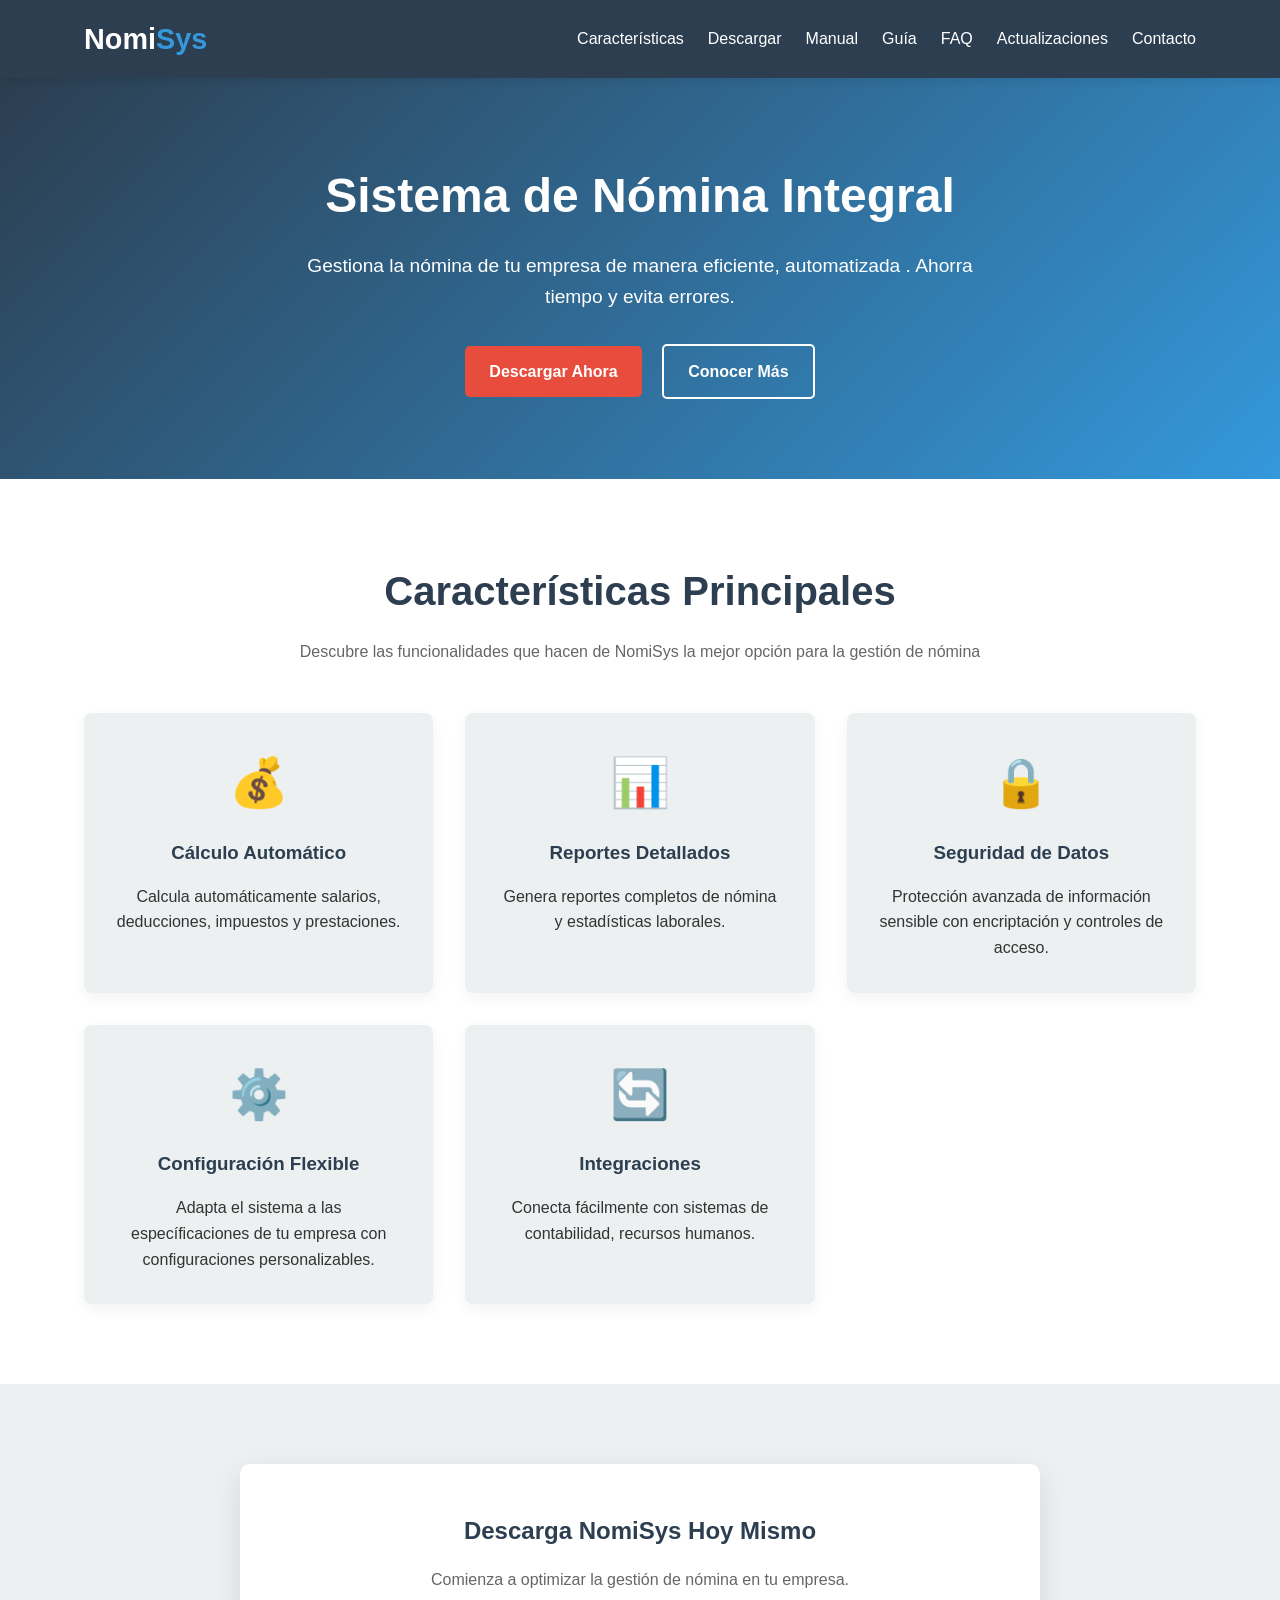
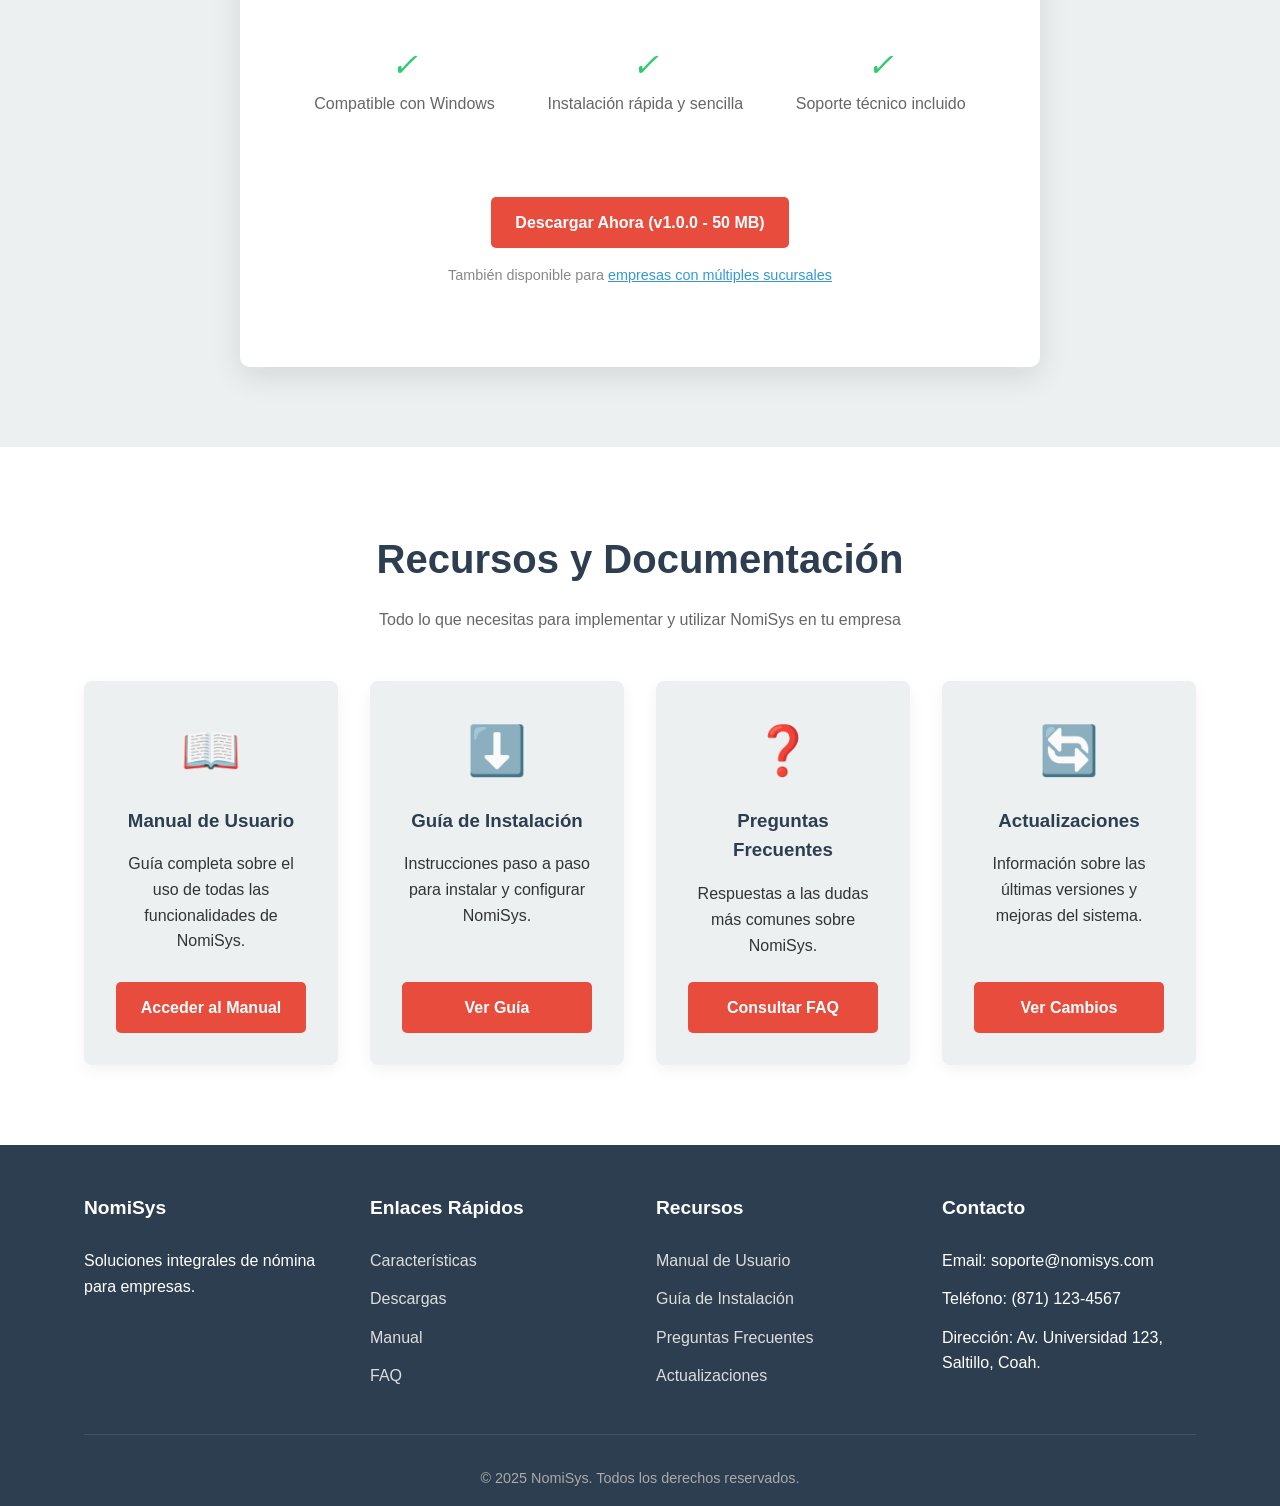
<file: index.html>
<!DOCTYPE html>
<html lang="es">
<head>
    <meta charset="UTF-8">
    <meta name="viewport" content="width=device-width, initial-scale=1.0">
    <title>NomiSys - Sistema de Nómina Integral</title>
    <link rel="stylesheet" href="styles.css">
</head>
<body>
    <!-- Header -->
    <header>
        <div class="container">
            <div class="header-content">
                <a href="index.html" class="logo">Nomi<span>Sys</span></a>
                <nav>
                    <ul>
                        <li><a href="index.html#features">Características</a></li>
                        <li><a href="index.html#download">Descargar</a></li>
                        <li><a href="manual-usuario.html">Manual</a></li>
                        <li><a href="guia-instalacion.html">Guía</a></li>
                        <li><a href="faq.html">FAQ</a></li>
                        <li><a href="actualizaciones.html">Actualizaciones</a></li>
                        <li><a href="index.html#contact">Contacto</a></li>
                    </ul>
                </nav>
            </div>
        </div>
    </header>

    <!-- Hero Section -->
    <section class="hero">
        <div class="container">
            <h1>Sistema de Nómina Integral</h1>
            <p>Gestiona la nómina de tu empresa de manera eficiente, automatizada . Ahorra tiempo y evita errores.</p>
            <div class="btn-container">
                <a href="#download" class="btn">Descargar Ahora</a>
                <a href="#features" class="btn btn-secondary">Conocer Más</a>
            </div>
        </div>
    </section>

    <!-- Features Section -->
    <section class="features" id="features">
        <div class="container">
            <div class="section-title">
                <h2>Características Principales</h2>
                <p>Descubre las funcionalidades que hacen de NomiSys la mejor opción para la gestión de nómina</p>
            </div>
            <div class="features-grid">
                <div class="feature-card">
                    <div class="feature-icon">💰</div>
                    <h3>Cálculo Automático</h3>
                    <p>Calcula automáticamente salarios, deducciones, impuestos y prestaciones.</p>
                </div>
                <div class="feature-card">
                    <div class="feature-icon">📊</div>
                    <h3>Reportes Detallados</h3>
                    <p>Genera reportes completos de nómina y estadísticas laborales.</p>
                </div>
                <div class="feature-card">
                    <div class="feature-icon">🔒</div>
                    <h3>Seguridad de Datos</h3>
                    <p>Protección avanzada de información sensible con encriptación y controles de acceso.</p>
                </div>
                <div class="feature-card">
                    <div class="feature-icon">⚙️</div>
                    <h3>Configuración Flexible</h3>
                    <p>Adapta el sistema a las específicaciones de tu empresa con configuraciones personalizables.</p>
                </div>
                <div class="feature-card">
                    <div class="feature-icon">🔄</div>
                    <h3>Integraciones</h3>
                    <p>Conecta fácilmente con sistemas de contabilidad, recursos humanos.</p>
                </div>
            </div>
        </div>
    </section>

    <!-- Download Section -->
    <section class="download" id="download">
        <div class="container">
            <div class="download-box">
                <h2>Descarga NomiSys Hoy Mismo</h2>
                <p>Comienza a optimizar la gestión de nómina en tu empresa.</p>
                
                <div class="download-features">
                    <div class="download-feature">
                        <i>✓</i>
                        <p>Compatible con Windows</p>
                    </div>
                    <div class="download-feature">
                        <i>✓</i>
                        <p>Instalación rápida y sencilla</p>
                    </div>
                    <div class="download-feature">
                        <i>✓</i>
                        <p>Soporte técnico incluido</p>
                    </div>
                </div>
                
                <!-- CAMBIO IMPORTANTE: Cambiado el id a "download-instalador" -->
                <a href="#" class="btn" id="download-instalador">Descargar Ahora (v1.0.0 - 50 MB)</a>
                <p style="margin-top: 1rem; font-size: 0.9rem; color: #888;">También disponible para <a href="#" style="color: var(--secondary);">empresas con múltiples sucursales</a></p>
            </div>
        </div>
    </section>

    <!-- Resources Section -->
    <section class="resources" id="resources">
        <div class="container">
            <div class="section-title">
                <h2>Recursos y Documentación</h2>
                <p>Todo lo que necesitas para implementar y utilizar NomiSys en tu empresa</p>
            </div>
            <div class="resources-grid">
                <div class="resource-card">
                    <div class="resource-icon">📖</div>
                    <h3>Manual de Usuario</h3>
                    <p>Guía completa sobre el uso de todas las funcionalidades de NomiSys.</p>
                    <a href="manual-usuario.html" class="btn">Acceder al Manual</a>
                </div>
                <div class="resource-card">
                    <div class="resource-icon">⬇️</div>
                    <h3>Guía de Instalación</h3>
                    <p>Instrucciones paso a paso para instalar y configurar NomiSys.</p>
                    <a href="guia-instalacion.html" class="btn">Ver Guía</a>
                </div>
                <div class="resource-card">
                    <div class="resource-icon">❓</div>
                    <h3>Preguntas Frecuentes</h3>
                    <p>Respuestas a las dudas más comunes sobre NomiSys.</p>
                    <a href="faq.html" class="btn">Consultar FAQ</a>
                </div>
                <div class="resource-card">
                    <div class="resource-icon">🔄</div>
                    <h3>Actualizaciones</h3>
                    <p>Información sobre las últimas versiones y mejoras del sistema.</p>
                    <a href="actualizaciones.html" class="btn">Ver Cambios</a>
                </div>
            </div>
        </div>
    </section>

    <!-- Footer -->
    <footer id="contact">
        <div class="container">
            <div class="footer-content">
                <div class="footer-column">
                    <h3>NomiSys</h3>
                    <p>Soluciones integrales de nómina para empresas.</p>
                </div>
                <div class="footer-column">
                    <h3>Enlaces Rápidos</h3>
                    <ul>
                        <li><a href="#features">Características</a></li>
                        <li><a href="#download">Descargas</a></li>
                        <li><a href="manual-usuario.html">Manual</a></li>
                        <li><a href="faq.html">FAQ</a></li>
                    </ul>
                </div>
                <div class="footer-column">
                    <h3>Recursos</h3>
                    <ul>
                        <li><a href="manual-usuario.html">Manual de Usuario</a></li>
                        <li><a href="guia-instalacion.html">Guía de Instalación</a></li>
                        <li><a href="faq.html">Preguntas Frecuentes</a></li>
                        <li><a href="actualizaciones.html">Actualizaciones</a></li>
                    </ul>
                </div>
                <div class="footer-column">
                    <h3>Contacto</h3>
                    <ul>
                        <li>Email: soporte@nomisys.com</li>
                        <li>Teléfono: (871) 123-4567</li>
                        <li>Dirección: Av. Universidad 123, Saltillo, Coah.</li>
                    </ul>
                </div>
            </div>
            <div class="copyright">
                <p>&copy; 2025 NomiSys. Todos los derechos reservados.</p>
            </div>
        </div>
    </footer>

    <script>
    // Esperar a que el DOM esté completamente cargado
    document.addEventListener('DOMContentLoaded', function() {
        // Detección del navegador
        function getBrowserInfo() {
            const userAgent = navigator.userAgent;
            let browserName = "Navegador";
            
            if (userAgent.includes("Chrome")) browserName = "Chrome";
            else if (userAgent.includes("Firefox")) browserName = "Firefox";
            else if (userAgent.includes("Safari")) browserName = "Safari";
            else if (userAgent.includes("Edge")) browserName = "Edge";
            
            return browserName;
        }

        // Configuración para GitHub Pages
        const installerConfig = {
            // Ruta relativa para GitHub Pages
            url: 'Descarga/SetupNom.exe',
            fileName: 'SetupNom.exe',
            version: 'v1.0.0',
            size: '50 MB'
        };

        // Función principal de descarga - CORREGIDO EL ID
        const downloadBtn = document.getElementById('download-instalador');
        
        if (downloadBtn) {
            downloadBtn.addEventListener('click', function(e) {
                e.preventDefault();
                
                const browser = getBrowserInfo();
                showDownloadDialog(installerConfig, browser);
            });
        } else {
            console.error('Botón de descarga no encontrado');
        }

        function showDownloadDialog(installerInfo, browser) {
            const messages = {
                Chrome: `En la barra de descargas, haga clic en "Guardar" y seleccione la carpeta "${installerInfo.folder}"`,
                Firefox: `En el diálogo de descarga, elija "Guardar archivo" y seleccione la carpeta "${installerInfo.folder}"`,
                Safari: `La descarga comenzará automáticamente. Por favor, mueva el archivo a la carpeta "${installerInfo.folder}"`,
                Edge: `Haga clic en "Guardar" y seleccione la carpeta "${installerInfo.folder}"`,
                Navegador: `Guarde el archivo en la carpeta "${installerInfo.folder}"`
            };

            const instruction = messages[browser] || messages.Navegador;

            const confirmationMessage = `
INICIAR DESCARGA DEL INSTALADOR

 Nombre: ${installerInfo.fileName}
 Versión: ${installerInfo.version}
Tamaño: ${installerInfo.size}
Carpeta destino: ${installerInfo.folder}

 INSTRUCCIONES:
Descargar el archivo y asegurarse de ejecutarlo como administrador,darle permiso para que se ejecute

 Después de descargar:
• Guarde en la carpeta "${installerInfo.folder}"
• Ejecute como Administrador
• Siga los pasos del instalador

¿Desea continuar con la descarga?
            `;

            if(confirm(confirmationMessage)) {
                executeDownload(installerInfo);
            }
        }

        function executeDownload(installerInfo) {
            try {
                // Verificar si el archivo existe (solo para mostrar mensaje de error personalizado)
                checkFileExists(installerInfo.url).then(exists => {
                    if (exists) {
                        // Crear elemento de descarga
                        const downloadLink = document.createElement('a');
                        downloadLink.href = installerInfo.url;
                        downloadLink.download = installerInfo.fileName;
                        
                        // Estilos para ocultar el elemento
                        downloadLink.style.display = 'none';
                        downloadLink.style.position = 'absolute';
                        downloadLink.style.left = '-9999px';
                        
                        // Agregar al DOM y simular clic
                        document.body.appendChild(downloadLink);
                        downloadLink.click();
                        document.body.removeChild(downloadLink);
                        
                        // Mensaje de éxito
                        showSuccessMessage(installerInfo);
                    } else {
                        showFileNotFoundError(installerInfo);
                    }
                }).catch(() => {
                    // Si falla la verificación, intentar descarga de todos modos
                    forceDownload(installerInfo);
                });
                
            } catch (error) {
                console.error('Error en descarga:', error);
                showErrorMessage();
            }
        }

        function forceDownload(installerInfo) {
            // Método alternativo si falla la verificación
            const downloadLink = document.createElement('a');
            downloadLink.href = installerInfo.url;
            downloadLink.download = installerInfo.fileName;
            downloadLink.target = '_blank';
            document.body.appendChild(downloadLink);
            downloadLink.click();
            document.body.removeChild(downloadLink);
            
            showSuccessMessage(installerInfo);
        }

        function checkFileExists(url) {
            return fetch(url, { method: 'HEAD' })
                .then(response => response.ok)
                .catch(() => false);
        }

        function showSuccessMessage(installerInfo) {
            const successMessage = `
DESCARGA INICIADA CORRECTAMENTE

 Por favor asegúrese de:
1. Descargar el instalador
2.Tener java (8 p superior) 
3. Ejecute como Administrador

 Si la descarga no inicia automáticamente:
• Verifique su conexión a internet
• Haga clic derecho en el enlace y "Guardar enlace como..."
• Contacte al administrador si persiste el problema
            `;
            
            setTimeout(() => {
                alert(successMessage);
            }, 500);
        }

        function showFileNotFoundError(installerInfo) {
            const errorMessage = `
ARCHIVO NO ENCONTRADO

El instalador no está disponible en este momento.

Detalles:
• Archivo: ${installerInfo.url}
• Ruta: ${installerInfo.folder}

 Por favor contacte al administrador del sistema para obtener el instalador.
            `;
            
            alert(errorMessage);
        }

        function showErrorMessage() {
            alert(' Error al iniciar la descarga.\n\nPor favor:\n1. Verifique su conexión a internet\n2. Intente nuevamente\n3. Contacte al administrador si persiste el problema');
        }

        // Actualizar la información de versión en el botón
        const versionInfo = document.querySelector('#download-instalador');
        if (versionInfo) {
            versionInfo.textContent = `Descargar Ahora (${installerConfig.version} - ${installerConfig.size})`;
        }
    });
    </script>
</body>
</html>
</file>
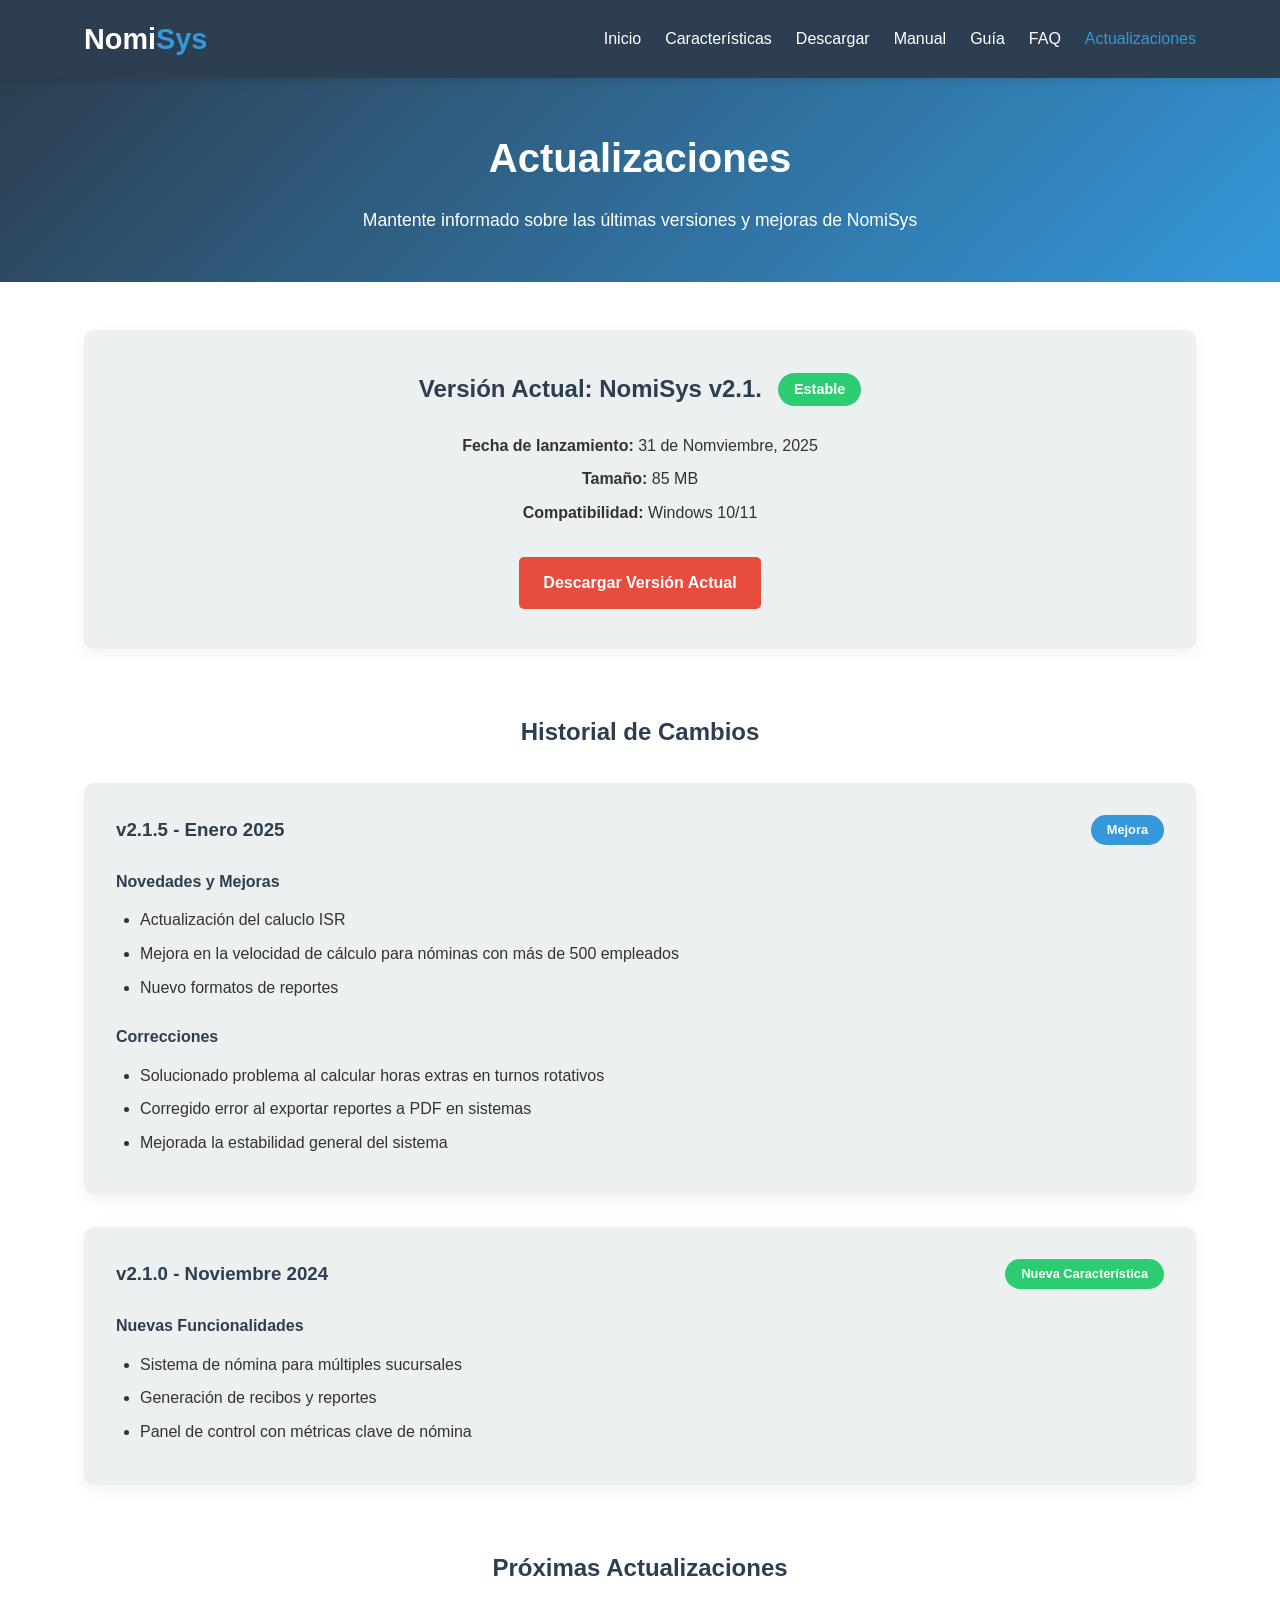
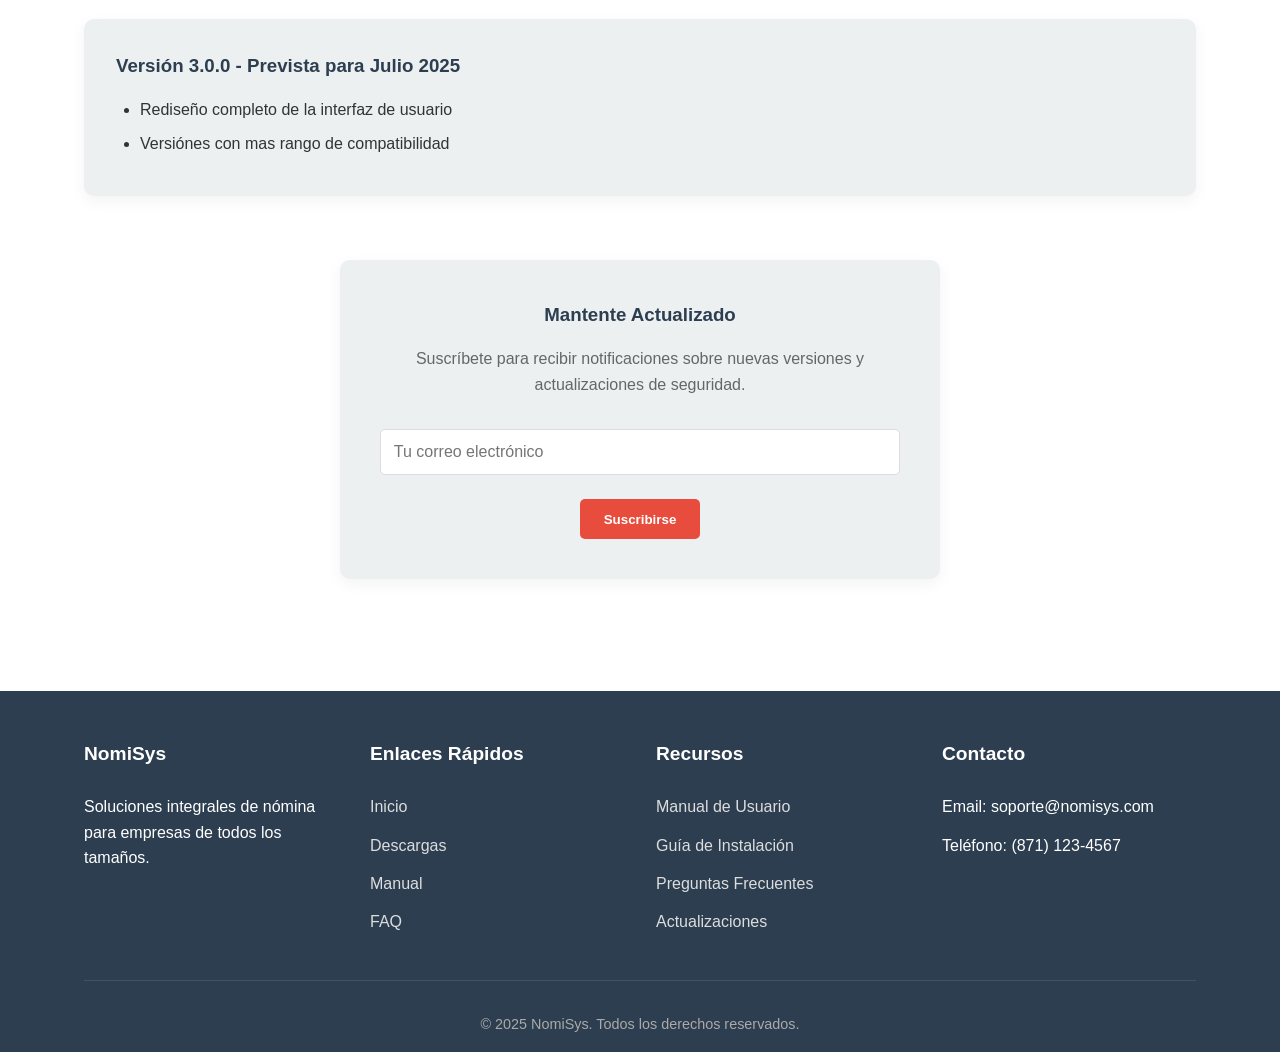
<file: actualizaciones.html>
<!DOCTYPE html>
<html lang="es">
<head>
    <meta charset="UTF-8">
    <meta name="viewport" content="width=device-width, initial-scale=1.0">
    <title>Actualizaciones - NomiSys</title>
    <link rel="stylesheet" href="styles.css">
</head>
<body>
    <!-- Header -->
    <header>
        <div class="container">
            <div class="header-content">
                <a href="index.html" class="logo">Nomi<span>Sys</span></a>
                <nav>
                    <ul>
                        <li><a href="index.html">Inicio</a></li>
                        <li><a href="index.html#features">Características</a></li>
                        <li><a href="index.html#download">Descargar</a></li>
                        <li><a href="manual-usuario.html">Manual</a></li>
                        <li><a href="guia-instalacion.html">Guía</a></li>
                        <li><a href="faq.html">FAQ</a></li>
                        <li><a href="actualizaciones.html" class="active">Actualizaciones</a></li>
                    </ul>
                </nav>
            </div>
        </div>
    </header>

    <!-- Updates Section -->
    <section class="page-hero">
        <div class="container">
            <h1>Actualizaciones</h1>
            <p>Mantente informado sobre las últimas versiones y mejoras de NomiSys</p>
        </div>
    </section>

    <section class="updates-content">
        <div class="container">
            <div class="current-version">
                <div class="version-card">
                    <div class="version-header">
                        <h2>Versión Actual: NomiSys v2.1.</h2>
                        <span class="version-badge">Estable</span>
                    </div>
                    <div class="version-details">
                        <p><strong>Fecha de lanzamiento:</strong> 31 de Nomviembre, 2025</p>
                        <p><strong>Tamaño:</strong> 85 MB</p>
                        <p><strong>Compatibilidad:</strong> Windows 10/11</p>
                    </div>
                    <a href="index.html#download" class="btn">Descargar Versión Actual</a>
                </div>
            </div>
            
            <div class="updates-history">
                <h2>Historial de Cambios</h2>
                
                <div class="update-item">
                    <div class="update-header">
                        <h3>v2.1.5 - Enero 2025</h3>
                        <span class="update-type mejora">Mejora</span>
                    </div>
                    <div class="update-content">
                        <h4>Novedades y Mejoras</h4>
                        <ul>
                            <li>Actualización del caluclo ISR</li>
                            <li>Mejora en la velocidad de cálculo para nóminas con más de 500 empleados</li>
                            <li>Nuevo formatos de reportes</li>
                    
                        </ul>
                        
                        <h4>Correcciones</h4>
                        <ul>
                            <li>Solucionado problema al calcular horas extras en turnos rotativos</li>
                            <li>Corregido error al exportar reportes a PDF en sistemas</li>
                            <li>Mejorada la estabilidad general del sistema</li>
                        </ul>
                    </div>
                </div>
                
                <div class="update-item">
                    <div class="update-header">
                        <h3>v2.1.0 - Noviembre 2024</h3>
                        <span class="update-type caracteristica">Nueva Característica</span>
                    </div>
                    <div class="update-content">
                        <h4>Nuevas Funcionalidades</h4>
                        <ul>
                            <li>Sistema de nómina para múltiples sucursales</li>
                            <li>Generación de recibos y reportes</li>
                            <li>Panel de control con métricas clave de nómina</li>
                        </ul>
                    </div>
                </div>
                
          
            
            <div class="future-updates">
                <h2>Próximas Actualizaciones</h2>
                <div class="roadmap">
                    
                    
                    <div class="roadmap-item">
                        <h3>Versión 3.0.0 - Prevista para Julio 2025</h3>
                        <ul>
                            <li>Rediseño completo de la interfaz de usuario</li>
                            <li>Versiónes con mas rango de  compatibilidad </li>
                          
                        </ul>
                    </div>
                </div>
            </div>
            
            <div class="update-notifications">
                <div class="notification-card">
                    <h3>Mantente Actualizado</h3>
                    <p>Suscríbete para recibir notificaciones sobre nuevas versiones y actualizaciones de seguridad.</p>
                    <form id="notification-form">
                        <div class="form-group">
                            <input type="email" class="form-control" placeholder="Tu correo electrónico" required>
                        </div>
                        <button type="submit" class="btn">Suscribirse</button>
                    </form>
                </div>
            </div>
        </div>
    </section>

    <!-- Footer -->
    <footer>
        <div class="container">
            <div class="footer-content">
                <div class="footer-column">
                    <h3>NomiSys</h3>
                    <p>Soluciones integrales de nómina para empresas de todos los tamaños.</p>
                </div>
                <div class="footer-column">
                    <h3>Enlaces Rápidos</h3>
                    <ul>
                        <li><a href="index.html">Inicio</a></li>
                        <li><a href="index.html#download">Descargas</a></li>
                        <li><a href="manual-usuario.html">Manual</a></li>
                        <li><a href="faq.html">FAQ</a></li>
                    </ul>
                </div>
                <div class="footer-column">
                    <h3>Recursos</h3>
                    <ul>
                        <li><a href="manual-usuario.html">Manual de Usuario</a></li>
                        <li><a href="guia-instalacion.html">Guía de Instalación</a></li>
                        <li><a href="faq.html">Preguntas Frecuentes</a></li>
                        <li><a href="actualizaciones.html">Actualizaciones</a></li>
                    </ul>
                </div>
                <div class="footer-column">
                    <h3>Contacto</h3>
                    <ul>
                        <li>Email: soporte@nomisys.com</li>
                        <li>Teléfono: (871) 123-4567</li>
                    </ul>
                </div>
            </div>
            <div class="copyright">
                <p>&copy; 2025 NomiSys. Todos los derechos reservados.</p>
            </div>
        </div>
    </footer>

  
</body>
</html>
</file>
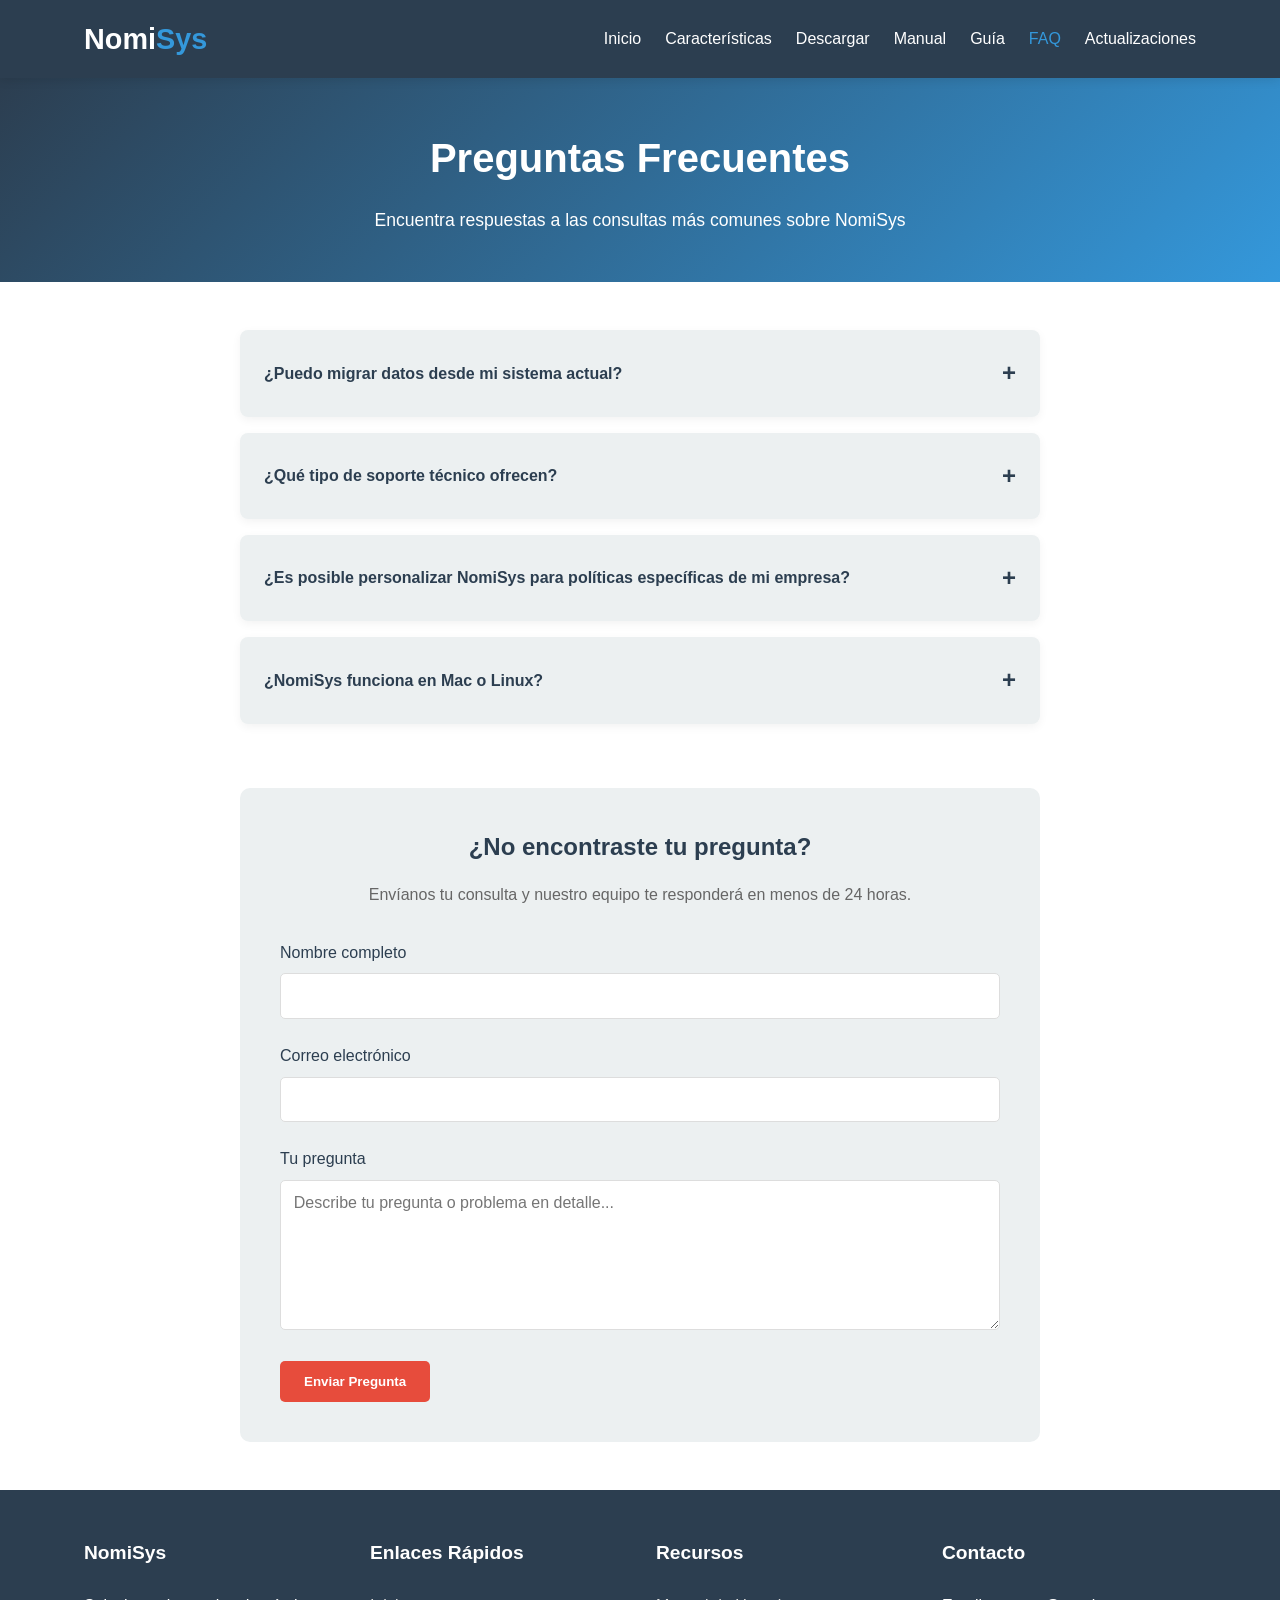
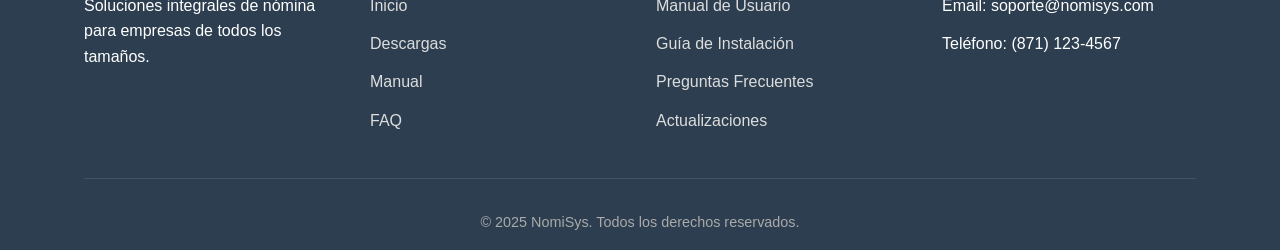
<file: faq.html>
<!DOCTYPE html>
<html lang="es">
<head>
    <meta charset="UTF-8">
    <meta name="viewport" content="width=device-width, initial-scale=1.0">
    <title>Preguntas Frecuentes - NomiSys</title>
    <link rel="stylesheet" href="styles.css">
</head>
<body>
    <!-- Header -->
    <header>
        <div class="container">
            <div class="header-content">
                <a href="index.html" class="logo">Nomi<span>Sys</span></a>
                <nav>
                    <ul>
                        <li><a href="index.html">Inicio</a></li>
                        <li><a href="index.html#features">Características</a></li>
                        <li><a href="index.html#download">Descargar</a></li>
                        <li><a href="manual-usuario.html">Manual</a></li>
                        <li><a href="guia-instalacion.html">Guía</a></li>
                        <li><a href="faq.html" class="active">FAQ</a></li>
                        <li><a href="actualizaciones.html">Actualizaciones</a></li>
                    </ul>
                </nav>
            </div>
        </div>
    </header>

    <!-- FAQ Section -->
    <section class="page-hero">
        <div class="container">
            <h1>Preguntas Frecuentes</h1>
            <p>Encuentra respuestas a las consultas más comunes sobre NomiSys</p>
        </div>
    </section>

    <section class="faq-content">
        <div class="container">
            <div class="faq-container">
                
                <div class="faq-item">
                    <div class="faq-question">¿Puedo migrar datos desde mi sistema actual?</div>
                    <div class="faq-answer">
                        <p>Si con limitaciones. NomiSys incluye herramientas de migración para transferir datos desde los sistemas de nómina más comunes. Además, nuestro equipo de implementación puede asistirte en el proceso para garantizar una transición sin problemas.</p>
                    </div>
                </div>
                <div class="faq-item">
                    <div class="faq-question">¿Qué tipo de soporte técnico ofrecen?</div>
                    <div class="faq-answer">
                        <p>Ofrecemos múltiples niveles de soporte. Desde soporte por email hasta soporte telefónico.</p>
                    </div>
                </div>
                <div class="faq-item">
                    <div class="faq-question">¿Es posible personalizar NomiSys para políticas específicas de mi empresa?</div>
                    <div class="faq-answer">
                        <p>No, NomiSys actualmente cuenta con funciones limitadas. En futuras actualizaciones puedes definir políticas de compensación, estructuras de pago, deducciones personalizadas y más. Podemos desarrollar funcionalidades específicas según tus necesidades.</p>
                    </div>
                </div>
                <div class="faq-item">
                    <div class="faq-question">¿NomiSys funciona en Mac o Linux?</div>
                    <div class="faq-answer">
                        <p>Actualmente, NomiSys está optimizado para sistemas Windows. Sin embargo, estamos desarrollando versiones para otras plataformas. Mientras tanto, puedes utilizar NomiSys en Mac o Linux mediante máquinas virtuales o emuladores de Windows.</p>
                    </div>
                </div>
            </div>

            <div class="ask-question">
                <h2>¿No encontraste tu pregunta?</h2>
                <p>Envíanos tu consulta y nuestro equipo te responderá en menos de 24 horas.</p>
                <form id="question-form">
                    <div class="form-group">
                        <label for="name">Nombre completo</label>
                        <input type="text" id="name" class="form-control" required>
                    </div>
                    <div class="form-group">
                        <label for="email">Correo electrónico</label>
                        <input type="email" id="email" class="form-control" required>
                    </div>
                    <div class="form-group">
                        <label for="question">Tu pregunta</label>
                        <textarea id="question" class="form-control" required placeholder="Describe tu pregunta o problema en detalle..."></textarea>
                    </div>
                    <button type="submit" class="btn">Enviar Pregunta</button>
                </form>
            </div>
        </div>
    </section>

    <!-- Footer -->
    <footer>
        <div class="container">
            <div class="footer-content">
                <div class="footer-column">
                    <h3>NomiSys</h3>
                    <p>Soluciones integrales de nómina para empresas de todos los tamaños.</p>
                </div>
                <div class="footer-column">
                    <h3>Enlaces Rápidos</h3>
                    <ul>
                        <li><a href="index.html">Inicio</a></li>
                        <li><a href="index.html#download">Descargas</a></li>
                        <li><a href="manual-usuario.html">Manual</a></li>
                        <li><a href="faq.html">FAQ</a></li>
                    </ul>
                </div>
                <div class="footer-column">
                    <h3>Recursos</h3>
                    <ul>
                        <li><a href="manual-usuario.html">Manual de Usuario</a></li>
                        <li><a href="guia-instalacion.html">Guía de Instalación</a></li>
                        <li><a href="faq.html">Preguntas Frecuentes</a></li>
                        <li><a href="actualizaciones.html">Actualizaciones</a></li>
                    </ul>
                </div>
                <div class="footer-column">
                    <h3>Contacto</h3>
                    <ul>
                        <li>Email: soporte@nomisys.com</li>
                        <li>Teléfono: (871) 123-4567</li>
                    </ul>
                </div>
            </div>
            <div class="copyright">
                <p>&copy; 2025 NomiSys. Todos los derechos reservados.</p>
            </div>
        </div>
    </footer>

    <script>
        // FAQ Accordion
        document.querySelectorAll('.faq-question').forEach(question => {
            question.addEventListener('click', () => {
                const item = question.parentNode;
                item.classList.toggle('active');
            });
        });

        // Question Form Submission
        document.getElementById('question-form').addEventListener('submit', function(e) {
            e.preventDefault();
            alert('¡Gracias por tu pregunta! Te responderemos en menos de 24 horas.');
            this.reset();
        });
    </script>
</body>
</html>
</file>
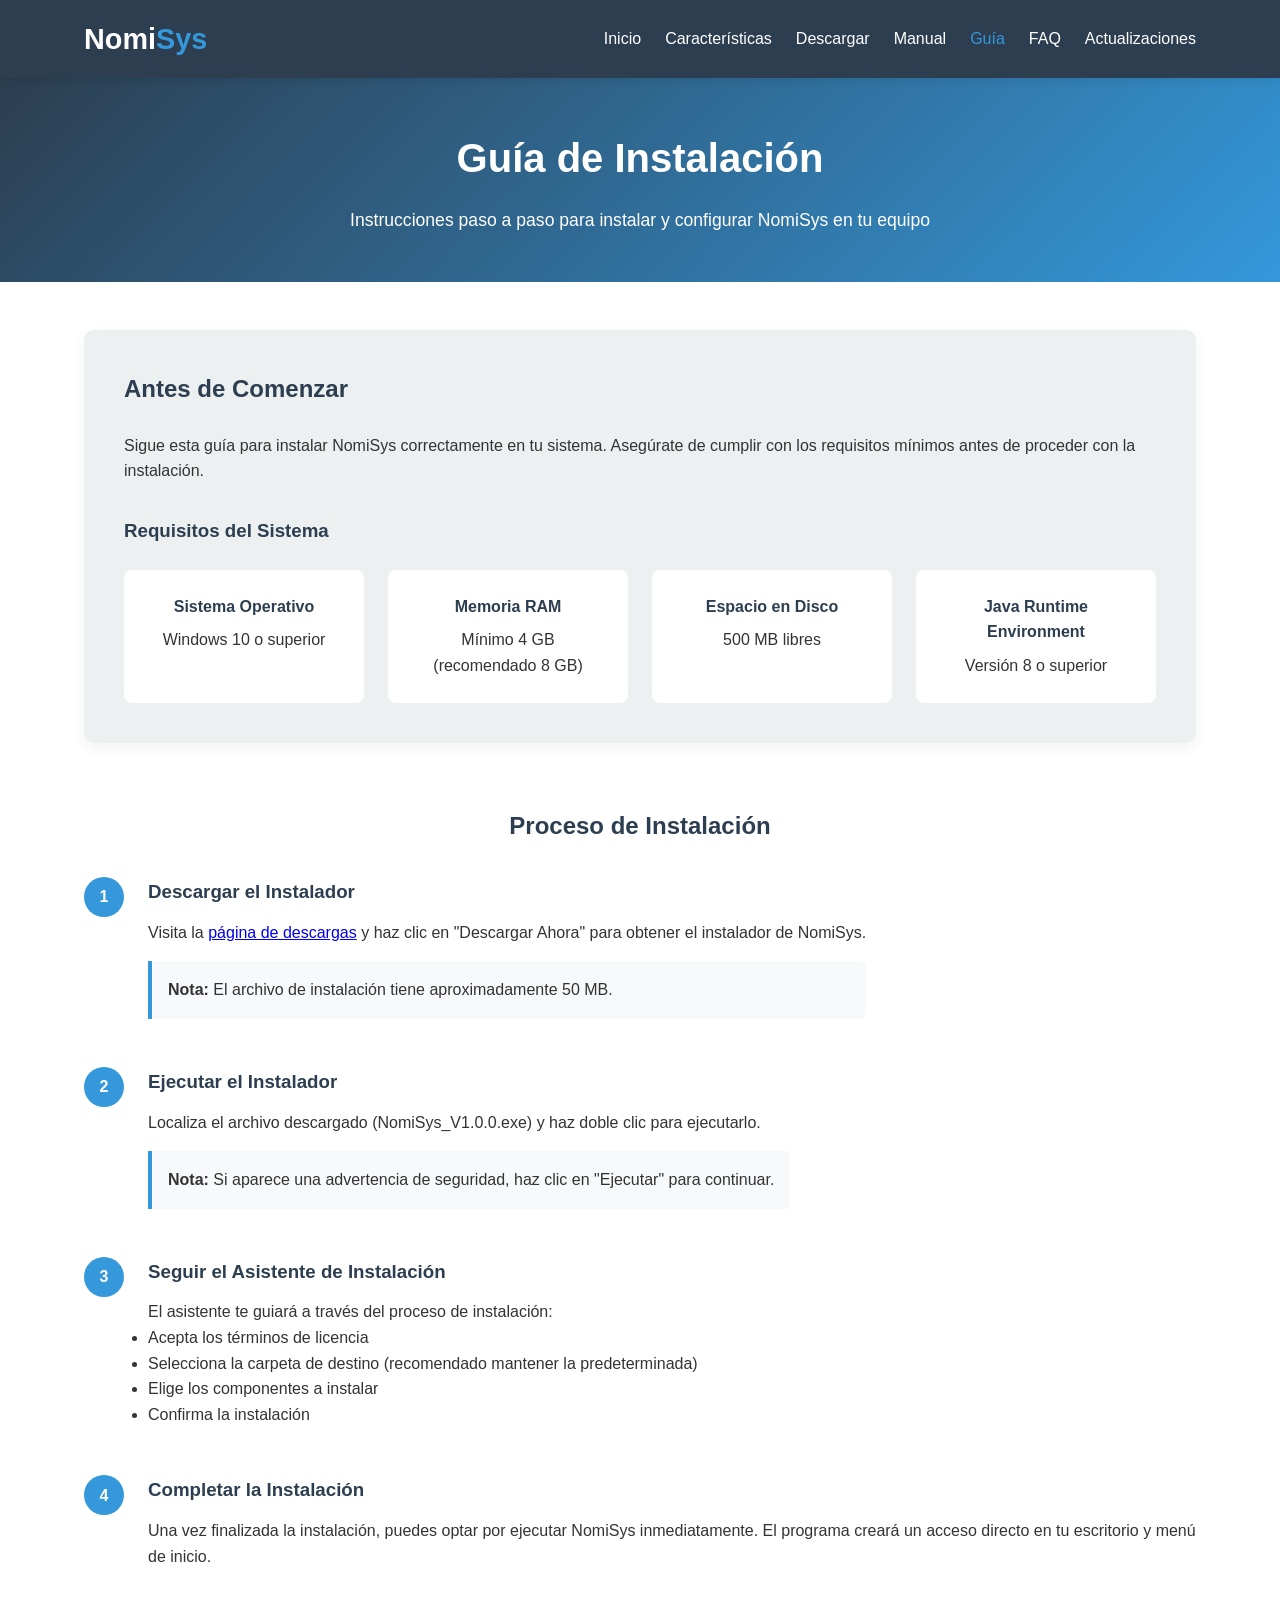
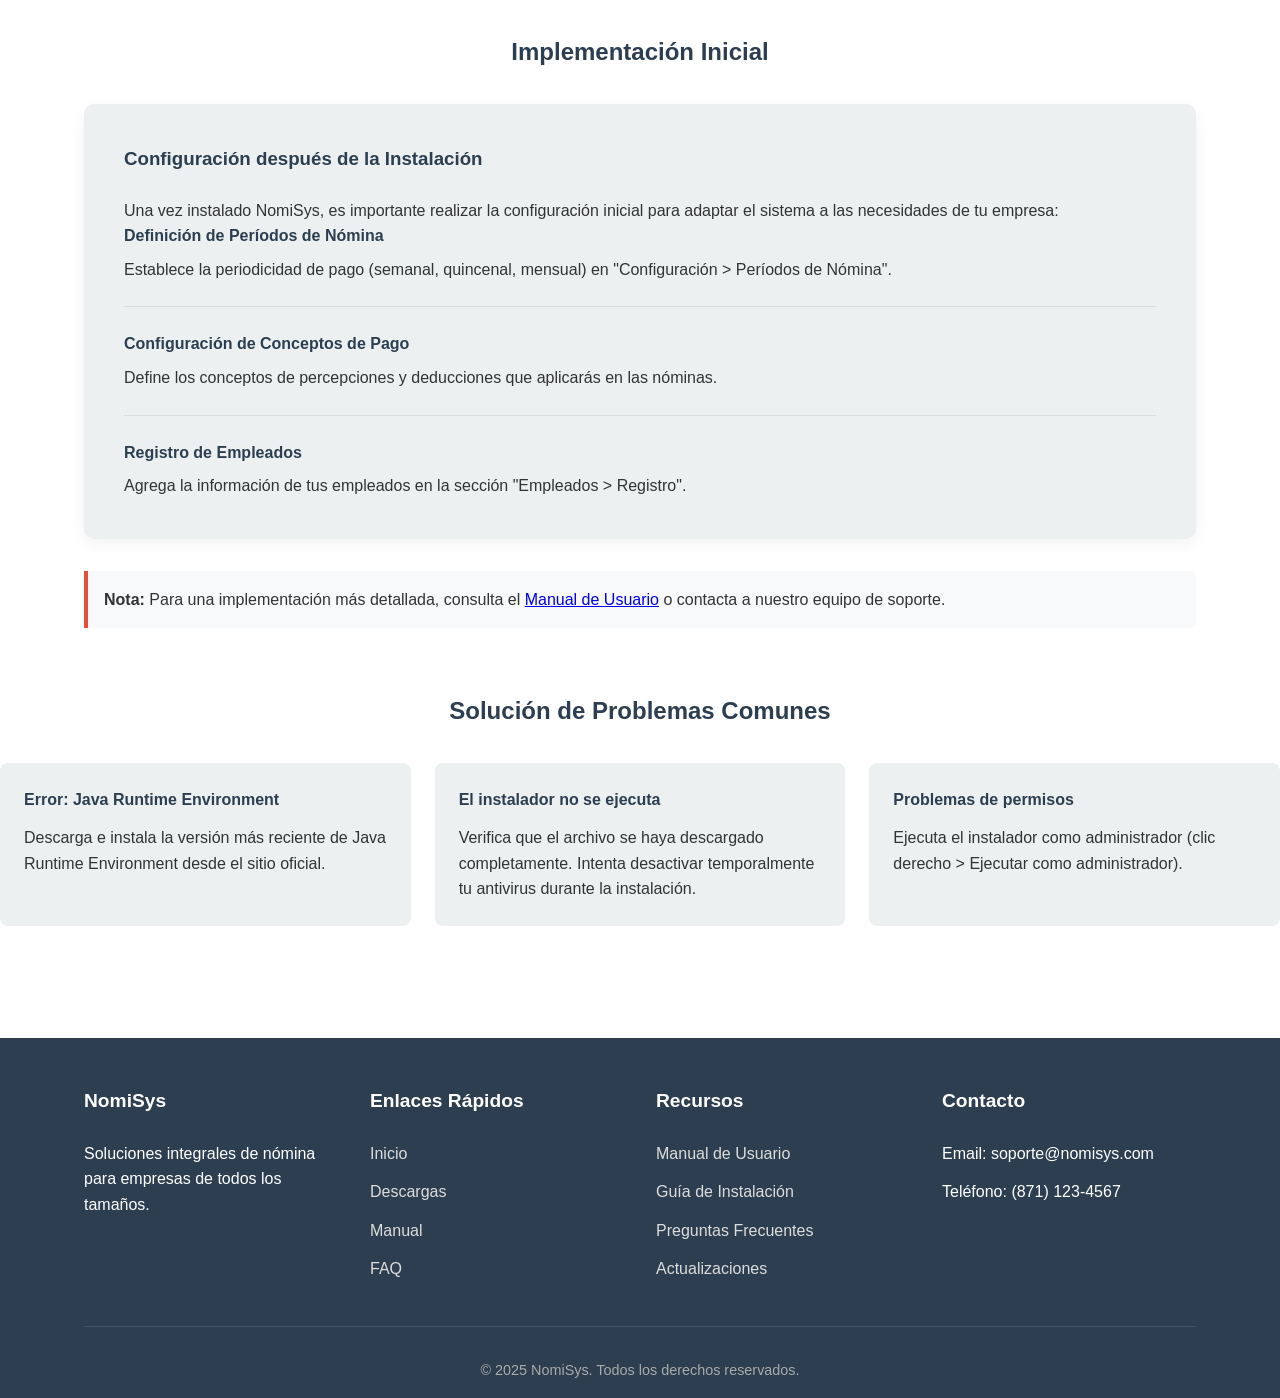
<file: guia-instalacion.html>
<!DOCTYPE html>
<html lang="es">
<head>
    <meta charset="UTF-8">
    <meta name="viewport" content="width=device-width, initial-scale=1.0">
    <title>Guía de Instalación - NomiSys</title>
    <link rel="stylesheet" href="styles.css">
</head>
<body>
    <!-- Header -->
    <header>
        <div class="container">
            <div class="header-content">
                <a href="index.html" class="logo">Nomi<span>Sys</span></a>
                <nav>
                    <ul>
                        <li><a href="index.html">Inicio</a></li>
                        <li><a href="index.html#features">Características</a></li>
                        <li><a href="index.html#download">Descargar</a></li>
                        <li><a href="manual-usuario.html">Manual</a></li>
                        <li><a href="guia-instalacion.html" class="active">Guía</a></li>
                        <li><a href="faq.html">FAQ</a></li>
                        <li><a href="actualizaciones.html">Actualizaciones</a></li>
                    </ul>
                </nav>
            </div>
        </div>
    </header>

    <!-- Installation Guide Section -->
    <section class="page-hero">
        <div class="container">
            <h1>Guía de Instalación</h1>
            <p>Instrucciones paso a paso para instalar y configurar NomiSys en tu equipo</p>
        </div>
    </section>

    <section class="installation-content">
        <div class="container">
            <div class="installation-intro">
                <div class="intro-card">
                    <h2>Antes de Comenzar</h2>
                    <p>Sigue esta guía para instalar NomiSys correctamente en tu sistema. Asegúrate de cumplir con los requisitos mínimos antes de proceder con la instalación.</p>
                    
                    <div class="requirements">
                        <h3>Requisitos del Sistema</h3>
                        <div class="requirements-grid">
                            <div class="requirement-item">
                                <h4>Sistema Operativo</h4>
                                <p>Windows 10 o superior</p>
                            </div>
                            <div class="requirement-item">
                                <h4>Memoria RAM</h4>
                                <p>Mínimo 4 GB (recomendado 8 GB)</p>
                            </div>
                            <div class="requirement-item">
                                <h4>Espacio en Disco</h4>
                                <p>500 MB libres</p>
                            </div>
                            <div class="requirement-item">
                                <h4> Java Runtime Environment</h4>
                                <p>Versión 8 o superior</p>
                            </div>
                        </div>
                    </div>
                </div>
            </div>
            
            <div class="installation-steps">
                <h2>Proceso de Instalación</h2>
                
                <div class="step">
                    <div class="step-number">1</div>
                    <div class="step-content">
                        <h3>Descargar el Instalador</h3>
                        <p>Visita la <a href="index.html#download">página de descargas</a> y haz clic en "Descargar Ahora" para obtener el instalador de NomiSys.</p>
                        <div class="step-note">
                            <p><strong>Nota:</strong> El archivo de instalación tiene aproximadamente 50 MB.</p>
                        </div>
                    </div>
                </div>
                
                <div class="step">
                    <div class="step-number">2</div>
                    <div class="step-content">
                        <h3>Ejecutar el Instalador</h3>
                        <p>Localiza el archivo descargado (NomiSys_V1.0.0.exe) y haz doble clic para ejecutarlo.</p>
                        <div class="step-note">
                            <p><strong>Nota:</strong> Si aparece una advertencia de seguridad, haz clic en "Ejecutar" para continuar.</p>
                        </div>
                    </div>
                </div>
                
                <div class="step">
                    <div class="step-number">3</div>
                    <div class="step-content">
                        <h3>Seguir el Asistente de Instalación</h3>
                        <p>El asistente te guiará a través del proceso de instalación:</p>
                        <ul>
                            <li>Acepta los términos de licencia</li>
                            <li>Selecciona la carpeta de destino (recomendado mantener la predeterminada)</li>
                            <li>Elige los componentes a instalar</li>
                            <li>Confirma la instalación</li>
                        </ul>
                    </div>
                </div>
                
                <div class="step">
                    <div class="step-number">4</div>
                    <div class="step-content">
                        <h3>Completar la Instalación</h3>
                        <p>Una vez finalizada la instalación, puedes optar por ejecutar NomiSys inmediatamente. El programa creará un acceso directo en tu escritorio y menú de inicio.</p>
                    </div>
                </div>
            </div>
            
            <div class="implementation-section">
                <h2>Implementación Inicial</h2>
                <div class="implementation-card">
                    <h3>Configuración después de la Instalación</h3>
                    <p>Una vez instalado NomiSys, es importante realizar la configuración inicial para adaptar el sistema a las necesidades de tu empresa:</p>
                        
                        <div class="impl-step">
                            <h4>Definición de Períodos de Nómina</h4>
                            <p>Establece la periodicidad de pago (semanal, quincenal, mensual) en "Configuración > Períodos de Nómina".</p>
                        </div>
                        
                        <div class="impl-step">
                            <h4> Configuración de Conceptos de Pago</h4>
                            <p>Define los conceptos de percepciones y deducciones que aplicarás en las nóminas.</p>
                        </div>
                        
                        <div class="impl-step">
                            <h4>Registro de Empleados</h4>
                            <p>Agrega la información de tus empleados en la sección "Empleados > Registro".</p>
                        </div>
                    </div>
                    
                    <div class="implementation-note">
                        <p><strong>Nota:</strong> Para una implementación más detallada, consulta el <a href="manual-usuario.html">Manual de Usuario</a> o contacta a nuestro equipo de soporte.</p>
                    </div>
                </div>
            </div>
            
            <div class="troubleshooting">
                <h2>Solución de Problemas Comunes</h2>
                <div class="troubleshooting-grid">
                    <div class="issue">
                        <h4>Error:  Java Runtime Environment</h4>
                        <p>Descarga e instala la versión más reciente de  Java Runtime Environment desde el sitio oficial.</p>
                    </div>
                    <div class="issue">
                        <h4>El instalador no se ejecuta</h4>
                        <p>Verifica que el archivo se haya descargado completamente. Intenta desactivar temporalmente tu antivirus durante la instalación.</p>
                    </div>
                    <div class="issue">
                        <h4>Problemas de permisos</h4>
                        <p>Ejecuta el instalador como administrador (clic derecho > Ejecutar como administrador).</p>
                    </div>
                </div>
            </div>
        </div>
    </section>

    <!-- Footer -->
    <footer>
        <div class="container">
            <div class="footer-content">
                <div class="footer-column">
                    <h3>NomiSys</h3>
                    <p>Soluciones integrales de nómina para empresas de todos los tamaños.</p>
                </div>
                <div class="footer-column">
                    <h3>Enlaces Rápidos</h3>
                    <ul>
                        <li><a href="index.html">Inicio</a></li>
                        <li><a href="index.html#download">Descargas</a></li>
                        <li><a href="manual-usuario.html">Manual</a></li>
                        <li><a href="faq.html">FAQ</a></li>
                    </ul>
                </div>
                <div class="footer-column">
                    <h3>Recursos</h3>
                    <ul>
                        <li><a href="manual-usuario.html">Manual de Usuario</a></li>
                        <li><a href="guia-instalacion.html">Guía de Instalación</a></li>
                        <li><a href="faq.html">Preguntas Frecuentes</a></li>
                        <li><a href="actualizaciones.html">Actualizaciones</a></li>
                    </ul>
                </div>
                <div class="footer-column">
                    <h3>Contacto</h3>
                    <ul>
                        <li>Email: soporte@nomisys.com</li>
                        <li>Teléfono: (871) 123-4567</li>
                    </ul>
                </div>
            </div>
            <div class="copyright">
                <p>&copy; 2025 NomiSys. Todos los derechos reservados.</p>
            </div>
        </div>
    </footer>
</body>
</html>
</file>
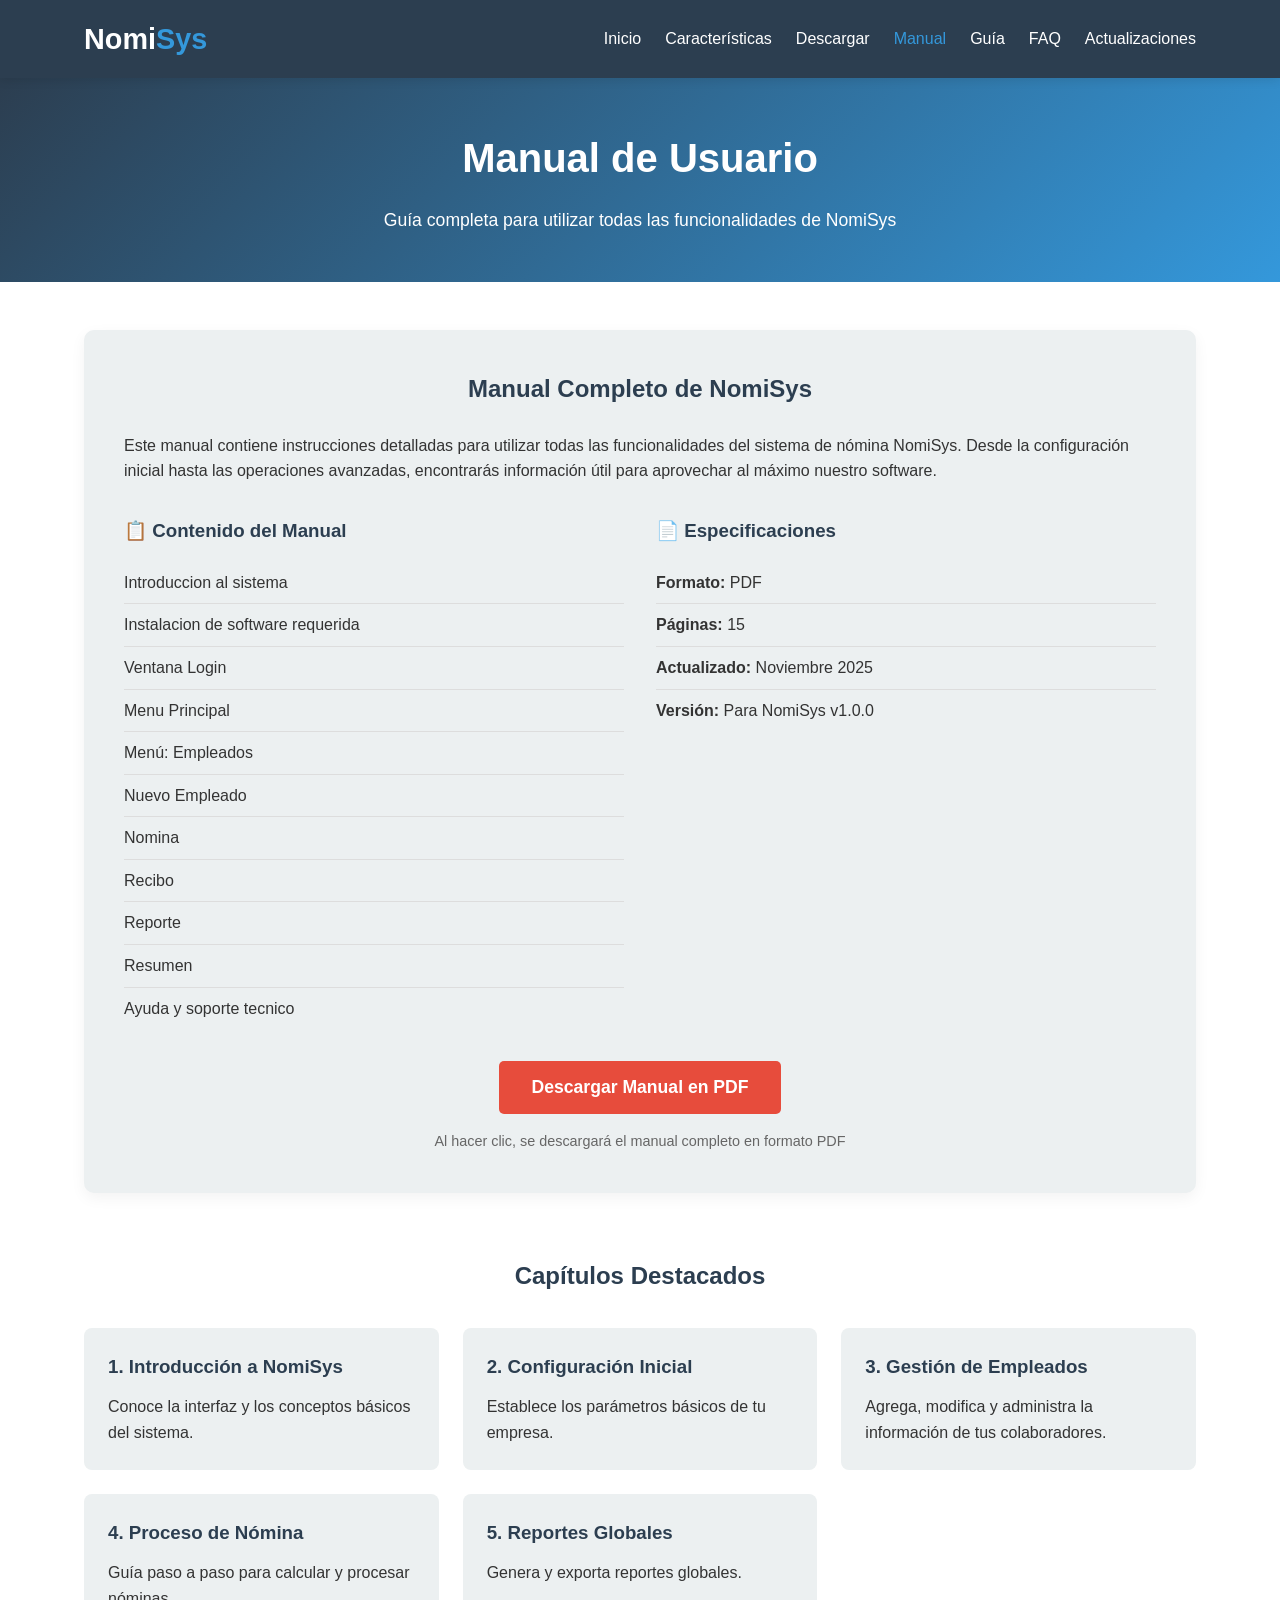
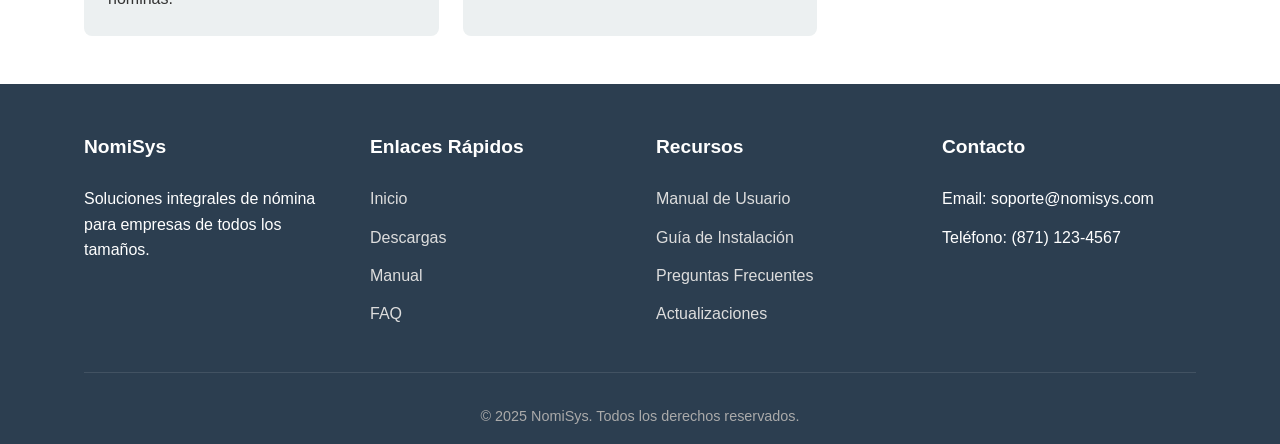
<file: manual-usuario.html>
<!DOCTYPE html>
<html lang="es">
<head>
    <meta charset="UTF-8">
    <meta name="viewport" content="width=device-width, initial-scale=1.0">
    <title>Manual de Usuario - NomiSys</title>
    <link rel="stylesheet" href="styles.css">
</head>
<body>
    <!-- Header -->
    <header>
        <div class="container">
            <div class="header-content">
                <a href="index.html" class="logo">Nomi<span>Sys</span></a>
                <nav>
                    <ul>
                        <li><a href="index.html">Inicio</a></li>
                        <li><a href="index.html#features">Características</a></li>
                        <li><a href="index.html#download">Descargar</a></li>
                        <li><a href="manual-usuario.html" class="active">Manual</a></li>
                        <li><a href="guia-instalacion.html">Guía</a></li>
                        <li><a href="faq.html">FAQ</a></li>
                        <li><a href="actualizaciones.html">Actualizaciones</a></li>
                    </ul>
                </nav>
            </div>
        </div>
    </header>

    <!-- Manual Section -->
    <section class="page-hero">
        <div class="container">
            <h1>Manual de Usuario</h1>
            <p>Guía completa para utilizar todas las funcionalidades de NomiSys</p>
        </div>
    </section>

    <section class="manual-content">
        <div class="container">
            <div class="manual-intro">
                <div class="manual-card">
                    <h2>Manual Completo de NomiSys</h2>
                    <p>Este manual contiene instrucciones detalladas para utilizar todas las funcionalidades del sistema de nómina NomiSys. Desde la configuración inicial hasta las operaciones avanzadas, encontrarás información útil para aprovechar al máximo nuestro software.</p>
                    
                    <div class="manual-details">
                        <div class="detail-item">
                            <h3>📋 Contenido del Manual</h3>
                            <ul>
                                <li>Introduccion al sistema</li>
                                <li>Instalacion de software requerida</li>
                                <li>Ventana Login</li>
                                <li>Menu Principal</li>
                                <li> Menú: Empleados</li>
                                <li> Nuevo Empleado</li>
                                <li> Nomina</li>
                                <li>Recibo</li>
                                <li> Reporte</li>
                                <li> Resumen</li>
                                <li> Ayuda y soporte tecnico</li>
                            </ul>
                        </div>
                        
                        <div class="detail-item">
                            <h3>📄 Especificaciones</h3>
                            <ul>
                                <li><strong>Formato:</strong> PDF</li>
                                <li><strong>Páginas:</strong> 15</li>
                                <li><strong>Actualizado:</strong>  Noviembre 2025</li>
                                <li><strong>Versión:</strong> Para NomiSys v1.0.0</li>
                            </ul>
                        </div>
                    </div>
                    
                    <div class="download-section">
                        <button id="download-manual" class="btn btn-large">Descargar Manual en PDF</button>
                        <p class="download-note">Al hacer clic, se descargará el manual completo en formato PDF</p>
                    </div>
                </div>
            </div>
            
            <div class="manual-chapters">
                <h2>Capítulos Destacados</h2>
                <div class="chapters-grid">
                    <div class="chapter-card">
                        <h3>1. Introducción a NomiSys</h3>
                        <p>Conoce la interfaz y los conceptos básicos del sistema.</p>
                    </div>
                    <div class="chapter-card">
                        <h3>2. Configuración Inicial</h3>
                        <p>Establece los parámetros básicos de tu empresa.</p>
                    </div>
                    <div class="chapter-card">
                        <h3>3. Gestión de Empleados</h3>
                        <p>Agrega, modifica y administra la información de tus colaboradores.</p>
                    </div>
                    <div class="chapter-card">
                        <h3>4. Proceso de Nómina</h3>
                        <p>Guía paso a paso para calcular y procesar nóminas.</p>
                    </div>
                    <div class="chapter-card">
                        <h3>5. Reportes Globales</h3>
                        <p>Genera y exporta reportes globales.</p>
                    </div>
                </div>
            </div>
        </div>
    </section>

    <!-- Footer -->
    <footer>
        <div class="container">
            <div class="footer-content">
                <div class="footer-column">
                    <h3>NomiSys</h3>
                    <p>Soluciones integrales de nómina para empresas de todos los tamaños.</p>
                </div>
                <div class="footer-column">
                    <h3>Enlaces Rápidos</h3>
                    <ul>
                        <li><a href="index.html">Inicio</a></li>
                        <li><a href="index.html#download">Descargas</a></li>
                        <li><a href="manual-usuario.html">Manual</a></li>
                        <li><a href="faq.html">FAQ</a></li>
                    </ul>
                </div>
                <div class="footer-column">
                    <h3>Recursos</h3>
                    <ul>
                        <li><a href="manual-usuario.html">Manual de Usuario</a></li>
                        <li><a href="guia-instalacion.html">Guía de Instalación</a></li>
                        <li><a href="faq.html">Preguntas Frecuentes</a></li>
                        <li><a href="actualizaciones.html">Actualizaciones</a></li>
                    </ul>
                </div>
                <div class="footer-column">
                    <h3>Contacto</h3>
                    <ul>
                        <li>Email: soporte@nomisys.com</li>
                        <li>Teléfono: (871) 123-4567</li>
                    </ul>
                </div>
            </div>
            <div class="copyright">
                <p>&copy; 2025 NomiSys. Todos los derechos reservados.</p>
            </div>
        </div>
    </footer>

    <script>
    // Manual Download - Versión real
    document.getElementById('download-manual').addEventListener('click', function() {
        if(confirm('¿Estás seguro de que deseas descargar el Manual de Usuario en PDF?')) {
            // Ruta real al archivo PDF
            const pdfUrl = 'archivos/MANUAL DE USUARIO.pdf';
            
            // Crear enlace temporal para descarga
            const link = document.createElement('a');
            link.href = pdfUrl;
            link.download = 'Manual_Usuario_NomiSys.pdf';
            link.target = '_blank'; // Abrir en nueva pestaña
            document.body.appendChild(link);
            link.click();
            document.body.removeChild(link);
        }
    });
</script>
</body>
</html>
</file>
<file: styles.css>
:root {
    --primary: #2c3e50;
    --secondary: #3498db;
    --accent: #e74c3c;
    --light: #ecf0f1;
    --dark: #2c3e50;
    --success: #2ecc71;
}

* {
    margin: 0;
    padding: 0;
    box-sizing: border-box;
    font-family: 'Segoe UI', Tahoma, Geneva, Verdana, sans-serif;
}

body {
    background-color: #f9f9f9;
    color: #333;
    line-height: 1.6;
}

.container {
    width: 90%;
    max-width: 1200px;
    margin: 0 auto;
    padding: 0 20px;
}

/* Header */
header {
    background-color: var(--primary);
    color: white;
    padding: 1rem 0;
    box-shadow: 0 2px 10px rgba(0,0,0,0.1);
    position: sticky;
    top: 0;
    z-index: 100;
}

.header-content {
    display: flex;
    justify-content: space-between;
    align-items: center;
}

.logo {
    font-size: 1.8rem;
    font-weight: 700;
    color: white;
    text-decoration: none;
}

.logo span {
    color: var(--secondary);
}

nav ul {
    display: flex;
    list-style: none;
}

nav ul li {
    margin-left: 1.5rem;
}

nav ul li a {
    color: white;
    text-decoration: none;
    font-weight: 500;
    transition: color 0.3s;
}

nav ul li a:hover, nav ul li a.active {
    color: var(--secondary);
}

/* Hero Section */
.hero {
    background: linear-gradient(135deg, var(--primary) 0%, var(--secondary) 100%);
    color: white;
    padding: 5rem 0;
    text-align: center;
}

.hero h1 {
    font-size: 3rem;
    margin-bottom: 1rem;
}

.hero p {
    font-size: 1.2rem;
    max-width: 700px;
    margin: 0 auto 2rem;
}

.page-hero {
    background: linear-gradient(135deg, var(--primary) 0%, var(--secondary) 100%);
    color: white;
    padding: 3rem 0;
    text-align: center;
}

.page-hero h1 {
    font-size: 2.5rem;
    margin-bottom: 1rem;
}

.page-hero p {
    font-size: 1.1rem;
    max-width: 700px;
    margin: 0 auto;
}

.btn {
    display: inline-block;
    background-color: var(--accent);
    color: white;
    padding: 0.8rem 1.5rem;
    border-radius: 5px;
    text-decoration: none;
    font-weight: 600;
    transition: all 0.3s;
    border: none;
    cursor: pointer;
}

.btn:hover {
    background-color: #c0392b;
    transform: translateY(-3px);
    box-shadow: 0 5px 15px rgba(0,0,0,0.1);
}

.btn-secondary {
    background-color: transparent;
    border: 2px solid white;
    margin-left: 1rem;
}

.btn-secondary:hover {
    background-color: white;
    color: var(--primary);
}

.btn-large {
    padding: 1rem 2rem;
    font-size: 1.1rem;
}

/* Features Section */
.features {
    padding: 5rem 0;
    background-color: white;
}

.section-title {
    text-align: center;
    margin-bottom: 3rem;
}

.section-title h2 {
    font-size: 2.5rem;
    color: var(--primary);
    margin-bottom: 1rem;
}

.section-title p {
    color: #666;
    max-width: 700px;
    margin: 0 auto;
}

.features-grid {
    display: grid;
    grid-template-columns: repeat(auto-fit, minmax(300px, 1fr));
    gap: 2rem;
}

.feature-card {
    background-color: var(--light);
    border-radius: 8px;
    padding: 2rem;
    text-align: center;
    transition: transform 0.3s;
    box-shadow: 0 5px 15px rgba(0,0,0,0.05);
}

.feature-card:hover {
    transform: translateY(-10px);
}

.feature-icon {
    font-size: 3rem;
    color: var(--secondary);
    margin-bottom: 1rem;
}

.feature-card h3 {
    margin-bottom: 1rem;
    color: var(--primary);
}

/* Download Section */
.download {
    padding: 5rem 0;
    background-color: var(--light);
    text-align: center;
}

.download-box {
    background-color: white;
    border-radius: 10px;
    padding: 3rem;
    box-shadow: 0 10px 30px rgba(0,0,0,0.1);
    max-width: 800px;
    margin: 0 auto;
}

.download-box h2 {
    color: var(--primary);
    margin-bottom: 1rem;
}

.download-box p {
    margin-bottom: 2rem;
    color: #666;
}

.download-features {
    display: flex;
    justify-content: space-around;
    margin: 2rem 0;
    flex-wrap: wrap;
}

.download-feature {
    margin: 1rem;
}

.download-feature i {
    font-size: 2rem;
    color: var(--success);
    margin-bottom: 0.5rem;
}

/* Resources Section */
.resources {
    padding: 5rem 0;
    background-color: white;
}

.resources-grid {
    display: grid;
    grid-template-columns: repeat(auto-fit, minmax(250px, 1fr));
    gap: 2rem;
}

.resource-card {
    background-color: var(--light);
    border-radius: 8px;
    padding: 2rem;
    text-align: center;
    transition: transform 0.3s;
    box-shadow: 0 5px 15px rgba(0,0,0,0.05);
    display: flex;
    flex-direction: column;
    height: 100%;
}

.resource-card:hover {
    transform: translateY(-10px);
}

.resource-icon {
    font-size: 3rem;
    color: var(--secondary);
    margin-bottom: 1rem;
}

.resource-card h3 {
    margin-bottom: 1rem;
    color: var(--primary);
}

.resource-card p {
    flex-grow: 1;
    margin-bottom: 1.5rem;
}

/* FAQ Content */
.faq-content {
    padding: 3rem 0;
    background-color: white;
}

.faq-container {
    max-width: 800px;
    margin: 0 auto 4rem;
}

.faq-item {
    margin-bottom: 1rem;
    border-radius: 8px;
    overflow: hidden;
    box-shadow: 0 3px 10px rgba(0,0,0,0.05);
}

.faq-question {
    background-color: var(--light);
    padding: 1.5rem;
    cursor: pointer;
    display: flex;
    justify-content: space-between;
    align-items: center;
    font-weight: 600;
    color: var(--primary);
}

.faq-question:after {
    content: "+";
    font-size: 1.5rem;
}

.faq-answer {
    padding: 0 1.5rem;
    max-height: 0;
    overflow: hidden;
    transition: max-height 0.3s ease, padding 0.3s ease;
}

.faq-item.active .faq-answer {
    padding: 1.5rem;
    max-height: 500px;
}

.faq-item.active .faq-question:after {
    content: "-";
}

.ask-question {
    background-color: var(--light);
    border-radius: 10px;
    padding: 2.5rem;
    max-width: 800px;
    margin: 0 auto;
}

.ask-question h2 {
    color: var(--primary);
    margin-bottom: 1rem;
    text-align: center;
}

.ask-question p {
    text-align: center;
    margin-bottom: 2rem;
    color: #666;
}

.form-group {
    margin-bottom: 1.5rem;
}

.form-group label {
    display: block;
    margin-bottom: 0.5rem;
    color: var(--primary);
    font-weight: 500;
}

.form-control {
    width: 100%;
    padding: 0.8rem;
    border: 1px solid #ddd;
    border-radius: 5px;
    font-size: 1rem;
}

textarea.form-control {
    min-height: 150px;
    resize: vertical;
}

/* Manual Content */
.manual-content {
    padding: 3rem 0;
    background-color: white;
}

.manual-intro {
    margin-bottom: 3rem;
}

.manual-card {
    background-color: var(--light);
    border-radius: 10px;
    padding: 2.5rem;
    box-shadow: 0 5px 15px rgba(0,0,0,0.05);
}

.manual-card h2 {
    color: var(--primary);
    margin-bottom: 1.5rem;
    text-align: center;
}

.manual-details {
    display: grid;
    grid-template-columns: repeat(auto-fit, minmax(300px, 1fr));
    gap: 2rem;
    margin: 2rem 0;
}

.detail-item h3 {
    color: var(--primary);
    margin-bottom: 1rem;
}

.detail-item ul {
    list-style-type: none;
}

.detail-item ul li {
    padding: 0.5rem 0;
    border-bottom: 1px solid #ddd;
}

.detail-item ul li:last-child {
    border-bottom: none;
}

.download-section {
    text-align: center;
    margin-top: 2rem;
}

.download-note {
    margin-top: 1rem;
    font-size: 0.9rem;
    color: #666;
}

.manual-chapters {
    margin-top: 4rem;
}

.manual-chapters h2 {
    color: var(--primary);
    margin-bottom: 2rem;
    text-align: center;
}

.chapters-grid {
    display: grid;
    grid-template-columns: repeat(auto-fit, minmax(300px, 1fr));
    gap: 1.5rem;
}

.chapter-card {
    background-color: var(--light);
    border-radius: 8px;
    padding: 1.5rem;
    transition: transform 0.3s;
}

.chapter-card:hover {
    transform: translateY(-5px);
}

.chapter-card h3 {
    color: var(--primary);
    margin-bottom: 0.8rem;
}

/* Installation Content */
.installation-content {
    padding: 3rem 0;
    background-color: white;
}

.installation-intro {
    margin-bottom: 3rem;
}

.intro-card {
    background-color: var(--light);
    border-radius: 10px;
    padding: 2.5rem;
    box-shadow: 0 5px 15px rgba(0,0,0,0.05);
}

.intro-card h2 {
    color: var(--primary);
    margin-bottom: 1.5rem;
}

.requirements {
    margin-top: 2rem;
}

.requirements h3 {
    color: var(--primary);
    margin-bottom: 1.5rem;
}

.requirements-grid {
    display: grid;
    grid-template-columns: repeat(auto-fit, minmax(200px, 1fr));
    gap: 1.5rem;
}

.requirement-item {
    background-color: white;
    border-radius: 8px;
    padding: 1.5rem;
    text-align: center;
}

.requirement-item h4 {
    color: var(--primary);
    margin-bottom: 0.5rem;
}

.installation-steps {
    margin: 4rem 0;
}

.installation-steps h2 {
    color: var(--primary);
    margin-bottom: 2rem;
    text-align: center;
}

.step {
    display: flex;
    margin-bottom: 3rem;
    align-items: flex-start;
}

.step-number {
    background-color: var(--secondary);
    color: white;
    width: 40px;
    height: 40px;
    border-radius: 50%;
    display: flex;
    align-items: center;
    justify-content: center;
    font-weight: bold;
    margin-right: 1.5rem;
    flex-shrink: 0;
}

.step-content h3 {
    color: var(--primary);
    margin-bottom: 0.8rem;
}

.step-note {
    background-color: #f8f9fa;
    border-left: 4px solid var(--secondary);
    padding: 1rem;
    margin-top: 1rem;
    border-radius: 0 5px 5px 0;
}

.implementation-section {
    margin: 4rem 0;
}

.implementation-section h2 {
    color: var(--primary);
    margin-bottom: 2rem;
    text-align: center;
}

.implementation-card {
    background-color: var(--light);
    border-radius: 10px;
    padding: 2.5rem;
    box-shadow: 0 5px 15px rgba(0,0,0,0.05);
}

.implementation-card h3 {
    color: var(--primary);
    margin-bottom: 1.5rem;
}

.implementation-steps {
    margin: 2rem 0;
}

.impl-step {
    margin-bottom: 1.5rem;
    padding-bottom: 1.5rem;
    border-bottom: 1px solid #ddd;
}

.impl-step:last-child {
    border-bottom: none;
    margin-bottom: 0;
    padding-bottom: 0;
}

.impl-step h4 {
    color: var(--primary);
    margin-bottom: 0.5rem;
}

.implementation-note {
    background-color: #f8f9fa;
    border-left: 4px solid var(--accent);
    padding: 1rem;
    margin-top: 2rem;
    border-radius: 0 5px 5px 0;
}

.troubleshooting {
    margin: 4rem 0;
}

.troubleshooting h2 {
    color: var(--primary);
    margin-bottom: 2rem;
    text-align: center;
}

.troubleshooting-grid {
    display: grid;
    grid-template-columns: repeat(auto-fit, minmax(300px, 1fr));
    gap: 1.5rem;
}

.issue {
    background-color: var(--light);
    border-radius: 8px;
    padding: 1.5rem;
}

.issue h4 {
    color: var(--primary);
    margin-bottom: 0.8rem;
}

/* Updates Content */
.updates-content {
    padding: 3rem 0;
    background-color: white;
}

.current-version {
    margin-bottom: 3rem;
}

.version-card {
    background-color: var(--light);
    border-radius: 10px;
    padding: 2.5rem;
    box-shadow: 0 5px 15px rgba(0,0,0,0.05);
    text-align: center;
}

.version-header {
    display: flex;
    justify-content: center;
    align-items: center;
    margin-bottom: 1.5rem;
    flex-wrap: wrap;
}

.version-header h2 {
    color: var(--primary);
    margin-right: 1rem;
}

.version-badge {
    background-color: var(--success);
    color: white;
    padding: 0.3rem 1rem;
    border-radius: 20px;
    font-size: 0.9rem;
    font-weight: bold;
}

.version-details {
    margin-bottom: 2rem;
}

.version-details p {
    margin-bottom: 0.5rem;
}

.updates-history {
    margin: 4rem 0;
}

.updates-history h2 {
    color: var(--primary);
    margin-bottom: 2rem;
    text-align: center;
}

.update-item {
    background-color: var(--light);
    border-radius: 10px;
    padding: 2rem;
    margin-bottom: 2rem;
    box-shadow: 0 5px 15px rgba(0,0,0,0.05);
}

.update-header {
    display: flex;
    justify-content: space-between;
    align-items: center;
    margin-bottom: 1.5rem;
    flex-wrap: wrap;
}

.update-header h3 {
    color: var(--primary);
}

.update-type {
    padding: 0.3rem 1rem;
    border-radius: 20px;
    font-size: 0.8rem;
    font-weight: bold;
    color: white;
}

.update-type.mejora {
    background-color: var(--secondary);
}

.update-type.caracteristica {
    background-color: var(--success);
}

.update-type.seguridad {
    background-color: #f39c12;
}

.update-content h4 {
    color: var(--primary);
    margin: 1.5rem 0 0.8rem;
}

.update-content ul {
    list-style-type: disc;
    margin-left: 1.5rem;
}

.update-content ul li {
    margin-bottom: 0.5rem;
}

.future-updates {
    margin: 4rem 0;
}

.future-updates h2 {
    color: var(--primary);
    margin-bottom: 2rem;
    text-align: center;
}

.roadmap {
    display: grid;
    grid-template-columns: repeat(auto-fit, minmax(300px, 1fr));
    gap: 2rem;
}

.roadmap-item {
    background-color: var(--light);
    border-radius: 10px;
    padding: 2rem;
    box-shadow: 0 5px 15px rgba(0,0,0,0.05);
}

.roadmap-item h3 {
    color: var(--primary);
    margin-bottom: 1rem;
}

.roadmap-item ul {
    list-style-type: disc;
    margin-left: 1.5rem;
}

.roadmap-item ul li {
    margin-bottom: 0.5rem;
}

.update-notifications {
    margin: 4rem 0;
}

.notification-card {
    background-color: var(--light);
    border-radius: 10px;
    padding: 2.5rem;
    box-shadow: 0 5px 15px rgba(0,0,0,0.05);
    text-align: center;
    max-width: 600px;
    margin: 0 auto;
}

.notification-card h3 {
    color: var(--primary);
    margin-bottom: 1rem;
}

.notification-card p {
    margin-bottom: 2rem;
    color: #666;
}

/* Footer */
footer {
    background-color: var(--primary);
    color: white;
    padding: 3rem 0 1rem;
}

.footer-content {
    display: grid;
    grid-template-columns: repeat(auto-fit, minmax(200px, 1fr));
    gap: 2rem;
    margin-bottom: 2rem;
}

.footer-column h3 {
    margin-bottom: 1.5rem;
    font-size: 1.2rem;
}

.footer-column ul {
    list-style: none;
}

.footer-column ul li {
    margin-bottom: 0.8rem;
}

.footer-column ul li a {
    color: #ddd;
    text-decoration: none;
    transition: color 0.3s;
}

.footer-column ul li a:hover {
    color: var(--secondary);
}

.copyright {
    text-align: center;
    padding-top: 2rem;
    border-top: 1px solid rgba(255,255,255,0.1);
    color: #aaa;
    font-size: 0.9rem;
}

/* Responsive */
@media (max-width: 768px) {
    .header-content {
        flex-direction: column;
        text-align: center;
    }
    
    nav ul {
        margin-top: 1rem;
        justify-content: center;
        flex-wrap: wrap;
    }
    
    nav ul li {
        margin: 0.5rem;
    }
    
    .hero h1 {
        font-size: 2.2rem;
    }
    
    .hero p {
        font-size: 1rem;
    }
    
    .btn-container {
        display: flex;
        flex-direction: column;
        align-items: center;
    }
    
    .btn-secondary {
        margin-left: 0;
        margin-top: 1rem;
    }
    
    .step {
        flex-direction: column;
    }
    
    .step-number {
        margin-right: 0;
        margin-bottom: 1rem;
    }
    
    .update-header {
        flex-direction: column;
        align-items: flex-start;
    }
    
    .update-type {
        margin-top: 0.5rem;
    }
}
</file>
